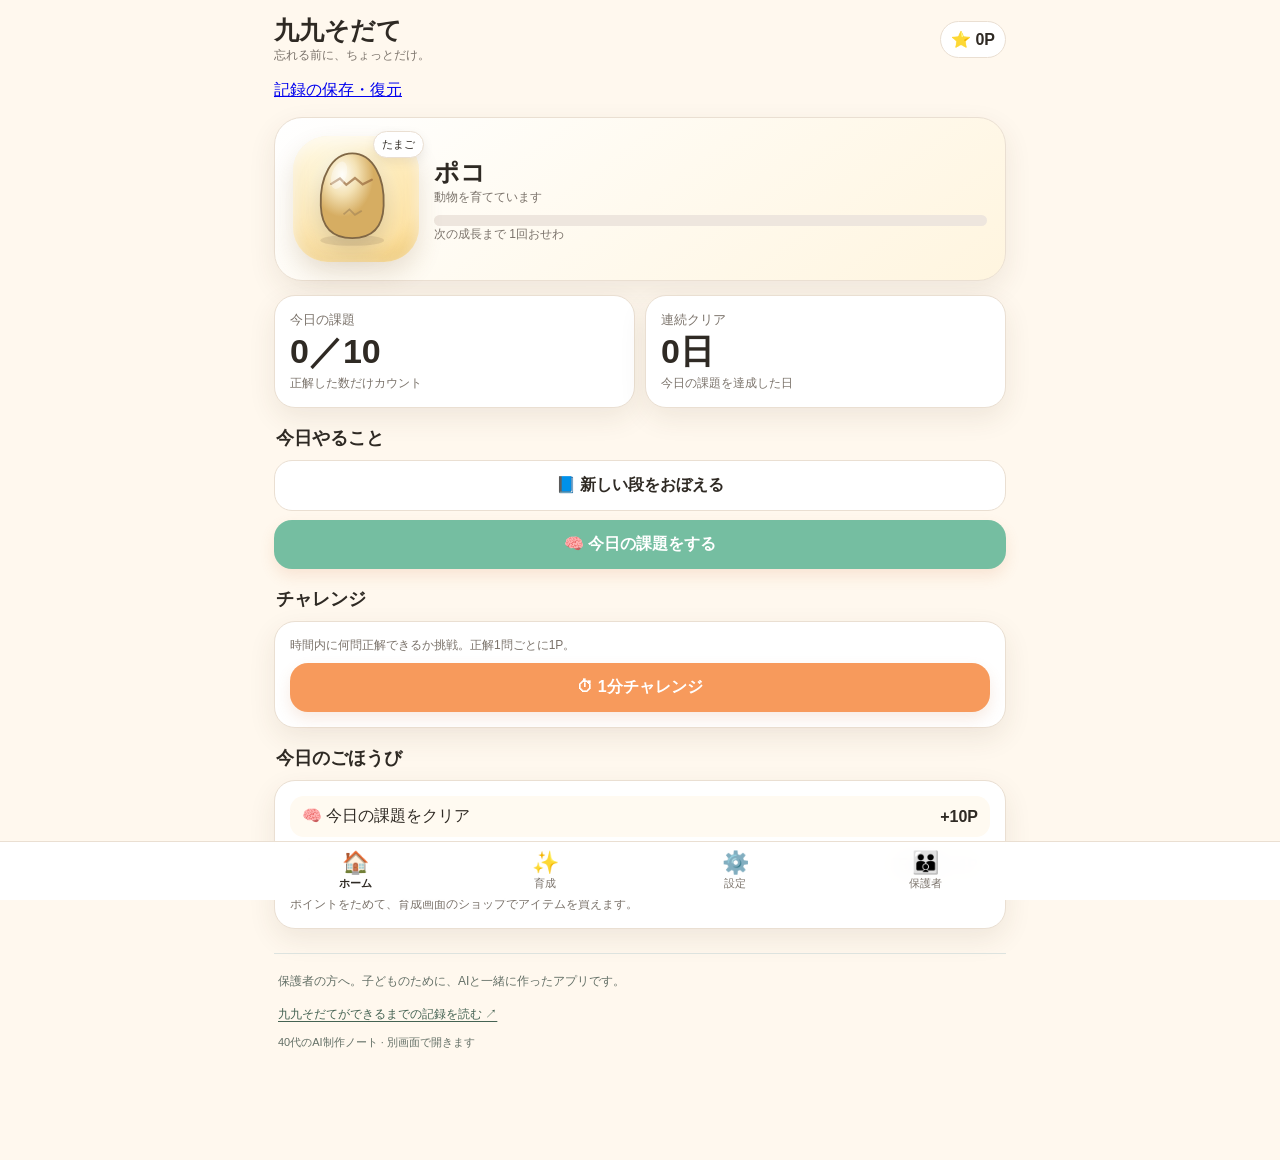
<file: index.html>
<!doctype html><html lang="ja"><head><meta charset="utf-8">
<script>
window.dataLayer = window.dataLayer || [];
function gtag(){dataLayer.push(arguments);}
window.foremiraAnalyticsEnabled = location.protocol === 'https:' && (location.hostname === 'kuku.foremira.com' || (location.hostname === 'gs5824878j-cyber.github.io' && location.pathname.startsWith('/kuku-sodate/')));
if (window.foremiraAnalyticsEnabled) {
 gtag('js', new Date());
 gtag('config','G-NBJ7466KDJ',{allow_google_signals:false,allow_ad_personalization_signals:false});
 const tag=document.createElement('script'); tag.async=true;
 tag.src='https://www.googletagmanager.com/gtag/js?id=G-NBJ7466KDJ'; document.head.appendChild(tag);
}
</script>


<meta name="google-site-verification" content="HdcqxspYBm1QXcBinrWtrPvj-GFAcDOGZ2AdJdyeljo" />
<meta name="viewport" content="width=device-width,initial-scale=1,viewport-fit=cover"><title>九九そだて</title><link rel="stylesheet" href="./style.css?v=1"><style id="contact-styles">.contact-link{display:inline-block;padding:12px 18px;border-radius:12px;background:#397458;color:#fff;font-size:14px;font-weight:700;line-height:1.6;text-decoration:none}.contact-link:focus-visible{outline:3px solid #d18c13;outline-offset:3px}.contact-link:hover{opacity:.85}</style><style id="creation-note-styles">.creation-note{margin:24px 0 8px;padding:16px 4px 4px;border-top:1px solid #dde3df;color:#647067;font-size:12px;line-height:1.9}.creation-note p{margin:0 0 4px}.creation-note a{display:inline-block;padding:6px 0;color:#456353;text-decoration:underline;text-underline-offset:3px}.creation-note a:focus-visible{outline:2px solid currentColor;outline-offset:4px}.creation-note small{display:block;font-size:11px}</style><link rel="icon" href="/ai-blog/favicon.ico" sizes="16x16 32x32 48x48" type="image/x-icon">
<link rel="icon" href="/ai-blog/favicon-32x32.png" sizes="32x32" type="image/png">
<link rel="icon" href="/ai-blog/favicon-192x192.png" sizes="192x192" type="image/png">
<link rel="apple-touch-icon" href="/ai-blog/apple-touch-icon.png" sizes="180x180">
<link rel="canonical" href="https://kuku.foremira.com/">
<meta property="og:url" content="https://kuku.foremira.com/">
<meta name="description" content="九九を学んでキャラクターを育てる無料学習アプリ。1分チャレンジや苦手問題の復習で、毎日少しずつ九九を練習できます。">
<script src="./foremira-redirect.js?v=1"></script>
</head><body><div class="app"><header><div><div class="brand">九九そだて</div><div class="sub">忘れる前に、ちょっとだけ。</div></div><span class="pill">🪙 <b id="coins">0</b></span></header><p><a id="record-transfer-open" href="migration.html">記録の保存・復元</a></p>
<dialog id="record-transfer-dialog" aria-label="九九の記録を保存・復元"><button id="record-transfer-close" type="button">アプリに戻る（記録を読み直す）</button><iframe id="record-transfer-frame" title="端末内で記録を保存・復元" allow="web-share; clipboard-write"></iframe></dialog>
<style>#record-transfer-dialog{box-sizing:border-box;width:min(850px,100%);height:94vh;height:94dvh;max-height:100%;padding:12px;border:2px solid #397458;border-radius:12px;background:white}#record-transfer-dialog::backdrop{background:#0008}#record-transfer-close{font:inherit;padding:8px}#record-transfer-frame{display:block;border:0;width:100%;height:calc(100% - 65px)}#record-transfer-dialog.transfer-fallback{position:fixed;inset:0;margin:auto;z-index:10000}</style>
<script src="./migration-entry.js?v=1" defer></script>

<section id="home" class="screen active"><div class="hero"><div class="petwrap"><div class="pet"><span class="badge" id="stage">たまご</span><div id="petvis"></div></div><div class="grow"><div class="h1" id="petname">ポコ</div><div class="sub" id="petmsg"></div><div class="bar"><div id="xpbar"></div></div><div class="tiny" id="xptext"></div></div></div></div><div class="grid"><div class="card"><div class="label">今日の復習</div><div class="big"><span id="due">0</span>問</div><div class="tiny" id="nextdue"></div></div><div class="card"><div class="label">連続学習</div><div class="big"><span id="streak">0</span>日</div><div class="tiny">1日1回でOK</div></div></div><div class="section">今日やること</div><div class="stack"><button id="challengeHome" class="cta" onclick="startChallenge()">⏱ 1分チャレンジ</button><button class="cta green" onclick="openReview()">🧠 今日の復習をする</button><button class="cta white" onclick="show('learn')">📘 新しい段をおぼえる</button></div><div class="section">今日のごほうび</div><div class="card">🎁 今日の復習を全部終えると育成アイテムGET</div><aside class="creation-note" aria-label="九九そだての制作記録"><p>保護者の方へ。子どものために、AIと一緒に作ったアプリです。</p><a href="https://gs5824878j-cyber.github.io/ai-blog/article-kuku.html?utm_source=kuku-sodate&amp;utm_medium=referral&amp;utm_campaign=creation-note" target="_blank" rel="noopener noreferrer">九九そだてができるまでの記録を読む ↗</a><small>40代のAI制作ノート · 別画面で開きます</small></aside></section>
<section id="learn" class="screen"><div class="section">段をえらぶ</div><div class="dan" id="dangrid"></div><div id="learnbox" style="display:none;margin-top:14px" class="qbox"><div class="tiny" id="learnlabel"></div><div class="question" id="learnq"></div><div class="ansrow"><input id="learna" class="answer" inputmode="numeric"><button class="cta" style="width:auto" onclick="submitLearn()">答える</button></div><div id="learnfb" class="feedback"></div><div class="tiny">正誤と回答速度から、次の復習日時を自動計算します。</div></div></section>
<section id="review" class="screen"><div class="section">今日の復習 <span class="tiny" id="reviewprog"></span></div><div class="qbox"><div class="tiny" id="reviewlevel"></div><div class="question" id="reviewq"></div><div class="ansrow"><input id="reviewa" class="answer" inputmode="numeric"><button class="cta green" style="width:auto" onclick="submitReview()">答える</button></div><div id="reviewfb" class="feedback"></div><div class="tiny" id="reviewsched"></div></div></section>
<section id="challenge" class="screen"><div class="section"><span id="challengeTitle">1分チャレンジ</span> <span class="pill">⏱ <b id="timer">1:00</b></span></div><div class="grid"><div class="card"><div class="label">正解</div><div class="big" id="score">0</div></div><div class="card"><div class="label">連続正解</div><div class="big" id="combo">0</div></div></div><div class="qbox" style="margin-top:10px"><div class="question" id="challengeq"></div><div class="ansrow"><input id="challengea" class="answer" inputmode="numeric"><button class="cta" style="width:auto" onclick="submitChallenge()">答える</button></div><div id="challengefb" class="feedback"></div><div class="tiny">間違えたときは正解を約1秒表示して、自動で次の問題へ進みます。</div></div></section>
<section id="petroom" class="screen"><div class="hero center"><div class="pet large"><div id="petvis2"></div></div><div class="h1" id="petname2"></div><div class="sub" id="stage2"></div><div class="bar"><div id="xpbar2"></div></div><div class="tiny" id="xptext2"></div><div class="route"><b>成長タイプは育て方で変わる</b><div class="tiny">学習・遊び・ごはんのうち、一番多い育て方に分岐。</div><div class="rrow"><span>📚 学習</span><div class="meter"><div class="m-study" id="studybar"></div></div><b id="studyv">0</b></div><div class="rrow"><span>🪀 遊び</span><div class="meter"><div class="m-play" id="playbar"></div></div><b id="playv">0</b></div><div class="rrow"><span>🍙 ごはん</span><div class="meter"><div class="m-food" id="foodbar"></div></div><b id="foodv">0</b></div><div class="evolist"><div class="evo">📘<br><b>学習型</b></div><div class="evo">⚡<br><b>元気型</b></div><div class="evo">🌱<br><b>のんびり型</b></div></div></div></div><div class="section">アイテム</div><div class="inventory" id="inventory"></div><div class="section">成長ログ</div><div class="list" id="log"></div></section>
<section id="settings" class="screen"><div class="section">設定</div><div class="card setting-card"><b>チャレンジ時間</b><div class="sub">1分・3分・5分から選べます。</div><div class="seg"><button data-min="1" onclick="setChallengeMin(1)">1分</button><button data-min="3" onclick="setChallengeMin(3)">3分</button><button data-min="5" onclick="setChallengeMin(5)">5分</button></div><div id="challengeSettingText" class="tiny"></div></div><div class="section">育てる種類</div><div class="card setting-card"><div class="sub">途中で変更できます。成長XPや学習記録はそのまま残ります。</div><div class="seg species"><button data-species="human" onclick="setSpecies('human')"><span>🧒</span>人間</button><button data-species="dino" onclick="setSpecies('dino')"><span>🦖</span>恐竜</button><button data-species="animal" onclick="setSpecies('animal')"><span>🐾</span>動物</button></div><div id="speciesSettingText" class="tiny"></div></div><div class="section">ご意見・お問い合わせ</div><div class="card setting-card"><p class="sub">保護者の方へ：不具合や改善アイデア、ご感想をお寄せください。</p><a class="contact-link" href="https://docs.google.com/forms/d/e/1FAIpQLSf0Iv0dOegyQAnIxLcuyeu3c1aMRFCFrOMFEh8mYjRaNg8epw/viewform" target="_blank" rel="noopener noreferrer">お問い合わせ・ご感想 ↗</a><p class="tiny">Googleフォームが別画面で開きます。お名前・メールアドレスは任意です。</p></div></section>
<section id="parent" class="screen"><div class="section">保護者レポート</div><div class="grid"><div class="card center"><div class="label">出題された九九</div><div class="big" id="challengePlayed">0</div><div class="tiny">/81問</div></div><div class="card center"><div class="label">チャレンジ正答率</div><div class="big" id="challengeAccuracy">—</div><div class="tiny"><span id="challengeAttempts">0</span>回答</div></div></div><div class="section">チャレンジ正答率 苦手マップ</div><div class="card"><div class="note"><b>このマップは「チャレンジ中の正答率」だけを集計しています。</b><div class="tiny">通常学習・復習の結果は含みません。赤ほどチャレンジで間違えやすい九九です。</div></div><div class="heatwrap" style="margin-top:12px"><div class="heat" id="heat"></div></div><div class="legend"><span><i class="dot none"></i>未出題</span><span><i class="dot weak"></i>0〜59%</span><span><i class="dot mid"></i>60〜79%</span><span><i class="dot good"></i>80〜89%</span><span><i class="dot master"></i>90〜100%</span></div></div><div class="section">チャレンジで苦手な問題</div><div class="list" id="weaklist"></div><aside class="creation-note" aria-label="九九そだての制作記録"><p>保護者の方へ。子どものために、AIと一緒に作ったアプリです。</p><a href="https://gs5824878j-cyber.github.io/ai-blog/article-kuku.html?utm_source=kuku-sodate&amp;utm_medium=referral&amp;utm_campaign=creation-note" target="_blank" rel="noopener noreferrer">九九そだてができるまでの記録を読む ↗</a><small>40代のAI制作ノート · 別画面で開きます</small></aside></section>
</div><nav class="tabs"><div class="tabsin"><button class="tab active" data-s="home" onclick="show('home')"><span>🏠</span>ホーム</button><button class="tab" data-s="petroom" onclick="show('petroom')"><span>✨</span>育成</button><button class="tab" data-s="settings" onclick="show('settings')"><span>⚙️</span>設定</button><button class="tab" data-s="parent" onclick="show('parent')"><span>👪</span>保護者</button></div></nav><div class="modal" id="modal"><div class="modalbox"><div class="modalemoji" id="me"></div><div class="h1" id="mt"></div><div class="sub" id="mx"></div><br><button class="cta" onclick="closeModal()">OK</button></div></div><script src="./app.js?v=1"></script></body></html>
</file>
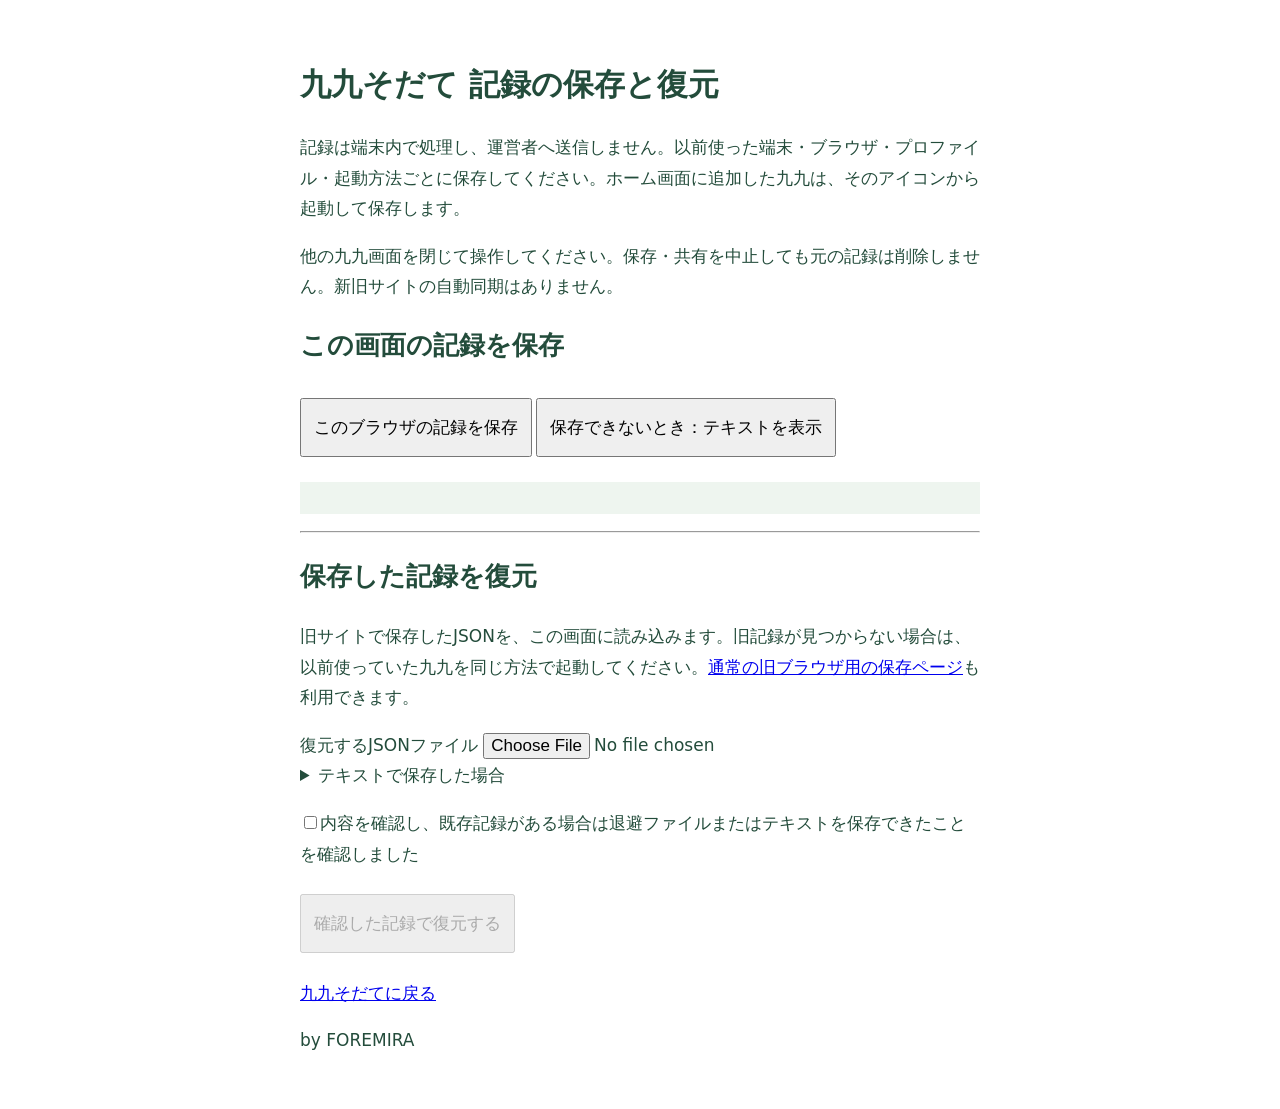
<file: migration.html>
<!doctype html>
<html lang="ja"><head><meta charset="utf-8"><meta name="viewport" content="width=device-width,initial-scale=1">
<meta name="robots" content="noindex"><meta http-equiv="Content-Security-Policy" content="default-src 'self'; script-src 'self'; style-src 'self' 'unsafe-inline'; connect-src 'none'; object-src 'none'; base-uri 'none'; form-action 'none'">
<title>九九そだて 記録の保存と復元</title>
<style>body{font:17px/1.8 system-ui;max-width:680px;margin:20px auto;padding:16px;color:#234c3b}button,input,textarea{font:inherit;max-width:100%;box-sizing:border-box}button{margin:8px 4px 8px 0;padding:12px}textarea{width:100%;height:170px}#message{white-space:pre-wrap;background:#eef5ef;padding:16px;position:relative}label{display:block}h1{font-size:1.8em}[hidden]{display:none!important}</style></head>
<body><h1>九九そだて 記録の保存と復元</h1>
<p>記録は端末内で処理し、運営者へ送信しません。以前使った端末・ブラウザ・プロファイル・起動方法ごとに保存してください。ホーム画面に追加した九九は、そのアイコンから起動して保存します。</p>
<p>他の九九画面を閉じて操作してください。保存・共有を中止しても元の記録は削除しません。新旧サイトの自動同期はありません。</p>
<h2>この画面の記録を保存</h2>
<button id="export">このブラウザの記録を保存</button><button id="share" hidden>共有してファイルに保存</button><button id="show-text">保存できないとき：テキストを表示</button>
<section id="text-backup" hidden><p>下の全体を端末内へ保存し、後で読み出せることを確認してください。共有先やクラウド同期先はご自身で確認してください。チャットやお問い合わせには送らないでください。</p>
<label>記録のテキスト<textarea id="backup-text" readonly spellcheck="false" autocapitalize="off" autocomplete="off"></textarea></label>
<button id="copy-text" hidden>テキストをコピー</button><button id="text-saved">テキストを保存できました</button></section>
<p id="message" role="status" aria-live="polite"></p>
<section id="import-panel"><hr><h2>保存した記録を復元</h2>
<p>旧サイトで保存したJSONを、この画面に読み込みます。旧記録が見つからない場合は、以前使っていた九九を同じ方法で起動してください。<a href="https://gs5824878j-cyber.github.io/foremira-data-migration/kuku/" rel="noopener" target="_blank">通常の旧ブラウザ用の保存ページ</a>も利用できます。</p>
<label>復元するJSONファイル <input id="file" type="file" accept="application/json,.json"></label>
<details><summary>テキストで保存した場合</summary><label>保存したテキスト全体<textarea id="import-text" spellcheck="false" autocapitalize="off" autocomplete="off"></textarea></label><button id="inspect-text">テキストの内容を確認</button></details>
<p><label><input id="ack" type="checkbox">内容を確認し、既存記録がある場合は退避ファイルまたはテキストを保存できたことを確認しました</label></p>
<button id="restore" disabled>確認した記録で復元する</button></section>
<p id="return-link"><a href="./">九九そだてに戻る</a></p><p>by FOREMIRA</p><script src="migration.js?v=3"></script></body></html>
</file>
<file: style.css>
:root{--bg:#fff8ee;--ink:#2f2a24;--sub:#7b736b;--line:#eadfd2;--orange:#f79a5c;--green:#75bea1;--blue:#6da7d8;--red:#df725c;--shadow:0 10px 28px rgba(75,55,35,.09)}*{box-sizing:border-box}body{margin:0;background:var(--bg);color:var(--ink);font-family:-apple-system,BlinkMacSystemFont,"Segoe UI","Hiragino Sans","Noto Sans JP",sans-serif}button,input{font:inherit}.app{max-width:760px;margin:auto;padding:14px 14px 96px;min-height:100vh}header{display:flex;justify-content:space-between;align-items:center;gap:8px;margin-bottom:12px}.brand{font-size:25px;font-weight:900}.sub,.tiny{color:var(--sub);font-size:12px}.pill{border:1px solid var(--line);background:#fff;border-radius:999px;padding:8px 10px;font-weight:800}.screen{display:none}.screen.active{display:block}.card,.hero,.qbox{background:#fff;border:1px solid var(--line);box-shadow:var(--shadow)}.hero{border-radius:28px;padding:18px;margin-bottom:14px;background:linear-gradient(145deg,#fff,#fff5df)}.petwrap{display:flex;align-items:center;gap:15px}.pet{width:126px;height:126px;border-radius:35px;background:radial-gradient(circle at 35% 25%,#fffbe6,#ffe5a7 70%,#f7cd70);display:grid;place-items:center;position:relative;overflow:visible;flex:none;box-shadow:inset 0 8px 18px rgba(255,255,255,.8),inset 0 -10px 18px rgba(160,116,42,.12),0 12px 24px rgba(117,82,33,.16)}.pet.large{width:180px;height:180px;margin:auto;border-radius:45px}.pet-anim{width:94%;height:94%;filter:drop-shadow(0 8px 7px rgba(60,45,30,.22));animation:petBob 2.7s ease-in-out infinite;transform-origin:50% 85%}.pet-anim .eye{transform-box:fill-box;transform-origin:center;animation:blink 4.8s infinite}.pet-anim .earL{transform-box:fill-box;transform-origin:80% 80%;animation:earL 3.1s ease-in-out infinite}.pet-anim .earR{transform-box:fill-box;transform-origin:20% 80%;animation:earR 3.1s ease-in-out infinite}.pet-anim .tail{transform-box:fill-box;transform-origin:20% 50%;animation:tailWag 1.8s ease-in-out infinite}.pet-anim .armR{transform-box:fill-box;transform-origin:20% 80%;animation:armWave 2.4s ease-in-out infinite}.pet-anim .shine{animation:shine 2.8s ease-in-out infinite}@keyframes petBob{0%,100%{transform:translateY(0) rotate(-1deg)}50%{transform:translateY(-7px) rotate(1deg)}}@keyframes blink{0%,44%,48%,100%{transform:scaleY(1)}46%{transform:scaleY(.12)}}@keyframes earL{0%,100%{transform:rotate(0)}50%{transform:rotate(-7deg)}}@keyframes earR{0%,100%{transform:rotate(0)}50%{transform:rotate(7deg)}}@keyframes tailWag{0%,100%{transform:rotate(-7deg)}50%{transform:rotate(12deg)}}@keyframes armWave{0%,100%{transform:rotate(2deg)}50%{transform:rotate(-16deg)}}@keyframes shine{0%,100%{opacity:.2}50%{opacity:.75}}.badge{position:absolute;top:-5px;right:-5px;background:#fff;border:1px solid var(--line);border-radius:999px;padding:5px 8px;font-size:11px;z-index:3;box-shadow:0 4px 12px rgba(0,0,0,.07)}.h1{font-size:25px;font-weight:900}.grow{flex:1;min-width:0}.bar{height:11px;background:#eee6de;border-radius:99px;overflow:hidden;margin-top:9px}.bar>div{height:100%;background:linear-gradient(90deg,#72c09c,#87d3b3);width:0}.grid{display:grid;grid-template-columns:repeat(2,1fr);gap:10px}.card{border-radius:21px;padding:15px}.label{font-size:13px;color:var(--sub)}.big{font-size:34px;font-weight:900}.section{font-size:18px;font-weight:900;margin:18px 2px 10px}.stack{display:grid;gap:9px}.cta{border:0;border-radius:18px;padding:14px 15px;font-weight:900;font-size:16px;color:#fff;background:var(--orange);width:100%;box-shadow:0 7px 15px rgba(208,114,56,.14)}.cta.green{background:var(--green)}.cta.white{background:#fff;color:var(--ink);border:1px solid var(--line);box-shadow:none}.dan{display:grid;grid-template-columns:repeat(4,1fr);gap:9px}.dan button{padding:14px 5px;border-radius:16px;border:1px solid var(--line);background:#fff;font-weight:900}.qbox{border-radius:28px;padding:21px;text-align:center}.question{font-size:46px;font-weight:900;margin:16px 0}.ansrow{display:flex;gap:8px;justify-content:center}.answer{width:120px;padding:10px;border:2px solid var(--line);border-radius:15px;text-align:center;font-size:28px;font-weight:900}.feedback{min-height:31px;font-weight:900;margin-top:10px}.ok{color:#2e916f}.ng{color:var(--red)}.wrong-answer{display:inline-block;margin-top:5px;padding:8px 13px;border-radius:13px;background:#fff0ed;border:1px solid #f1b6aa;color:#b84532;font-size:18px}.tabs{position:fixed;bottom:0;left:0;right:0;background:rgba(255,255,255,.96);backdrop-filter:blur(12px);border-top:1px solid var(--line);display:flex;justify-content:center;z-index:20}.tabsin{width:min(760px,100%);display:grid;grid-template-columns:repeat(4,1fr)}.tab{border:0;background:transparent;padding:8px 2px 9px;color:var(--sub);font-size:11px}.tab span{font-size:22px;display:block}.tab.active{font-weight:900;color:var(--ink)}.inventory{display:grid;grid-template-columns:repeat(4,1fr);gap:8px}.item{border:1px solid var(--line);background:#fff;border-radius:16px;padding:10px 4px;text-align:center}.item .e{font-size:28px}.route{background:#f8f4ef;border:1px dashed #d7cabd;border-radius:18px;padding:12px;margin-top:12px}.rrow{display:grid;grid-template-columns:70px 1fr 32px;gap:7px;align-items:center;margin-top:7px}.meter{height:8px;background:#e6ddd5;border-radius:99px;overflow:hidden}.meter div{height:100%}.m-study{background:var(--blue)}.m-play{background:#eea04d}.m-food{background:#78b980}.evolist{display:grid;grid-template-columns:repeat(3,1fr);gap:7px;margin-top:10px}.evo{background:#fff;border:1px solid var(--line);border-radius:14px;padding:8px;text-align:center;font-size:12px}.setting-card{display:grid;gap:10px}.seg{display:grid;grid-template-columns:repeat(3,1fr);gap:7px}.seg button{padding:12px 6px;border-radius:14px;border:1px solid var(--line);background:#fff;font-weight:900}.seg button.active{background:#2f2a24;color:#fff;border-color:#2f2a24}.species button{min-height:78px}.species button span{display:block;font-size:28px;margin-bottom:4px}.heatwrap{overflow:auto}.heat{display:grid;grid-template-columns:30px repeat(9,40px);grid-auto-rows:40px;gap:4px;min-width:430px}.hc,.hh{display:grid;place-items:center;border:0;border-radius:9px;font-size:10px;font-weight:800}.hh{color:var(--sub)}.none{background:#ece8e3;color:#999}.weak{background:#f4aaa0}.mid{background:#f7d788}.good{background:#acd9b8}.master{background:#70c89a;color:white}.legend{display:flex;gap:8px;flex-wrap:wrap;margin-top:9px}.legend span{font-size:11px}.dot{width:10px;height:10px;border-radius:3px;display:inline-block;margin-right:3px;vertical-align:-1px}.list{display:grid;gap:7px}.row{display:flex;justify-content:space-between;gap:10px;background:#fff;border:1px solid var(--line);border-radius:15px;padding:11px}.modal{position:fixed;inset:0;background:rgba(0,0,0,.35);display:none;place-items:center;padding:22px;z-index:50}.modal.show{display:grid}.modalbox{width:min(420px,100%);background:#fff;border-radius:26px;padding:22px;text-align:center}.modalemoji{font-size:58px}.center{text-align:center}.note{padding:12px;border-radius:15px;background:#eef7ff;border:1px solid #cfe4f6}.pulse{animation:pulse .45s ease}@keyframes pulse{0%{transform:scale(1)}45%{transform:scale(1.035)}100%{transform:scale(1)}}@media(max-width:430px){.pet{width:110px;height:110px}.pet.large{width:165px;height:165px}.question{font-size:40px}.dan{grid-template-columns:repeat(3,1fr)}}
/* Production final */
</file>
